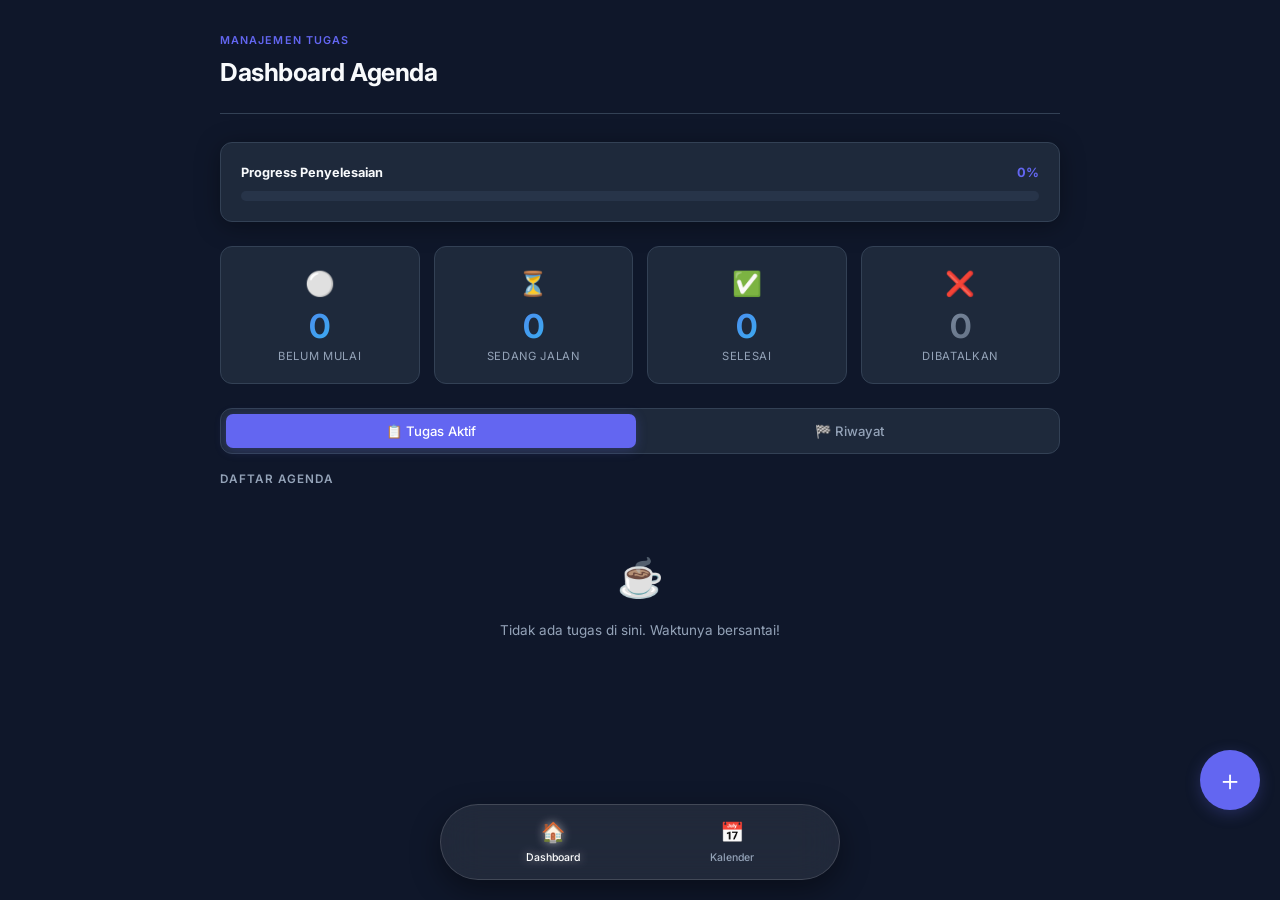
<file: agenda.web/index.html>
<!DOCTYPE html>
<html lang="id">
<head>
    <meta charset="UTF-8">
    <meta name="viewport" content="width=device-width, initial-scale=1.0">
    <title>Dashboard Agenda</title>
    <link rel="stylesheet" href="css/global.css">
</head>
<body>
<div class="page-wrapper">

    <!-- Header -->
    <div class="page-header">
        <div class="page-title-wrap">
            <div class="eyebrow">Manajemen Tugas</div>
            <h1>Dashboard Agenda</h1>
        </div>
        <a href="tambah-agenda.html" class="fab-btn">＋</a>
    </div>

    <!-- Progress Card -->
    <div class="card" style="margin-bottom:24px;">
        <div class="progress-header">
            <strong>Progress Penyelesaian</strong>
            <span id="percentText">0%</span>
        </div>
        <div class="progress-wrapper">
            <div id="progressBar" class="progress-bar"></div>
        </div>
    </div>

    <!-- Stat Cards -->
    <div class="stats-grid">
        <div class="stat-card">
            <div class="stat-icon">⚪</div>
            <div id="countBelum" class="stat-number">0</div>
            <div class="stat-label">Belum Mulai</div>
        </div>
        <div class="stat-card">
            <div class="stat-icon">⏳</div>
            <div id="countProgres" class="stat-number">0</div>
            <div class="stat-label">Sedang Jalan</div>
        </div>
        <div class="stat-card">
            <div class="stat-icon">✅</div>
            <div id="countSelesai" class="stat-number">0</div>
            <div class="stat-label">Selesai</div>
        </div>
        
        <div class="stat-card">
            <div class="stat-icon">❌</div>
            <div id="countBatal" class="stat-number" style="background: linear-gradient(135deg, #94A3B8, #475569); -webkit-background-clip: text; -webkit-text-fill-color: transparent;">0</div>
            <div class="stat-label">Dibatalkan</div>
        </div>
    </div>

    <!-- Tabs -->
    <div class="tabs">
        <button class="tab-btn active" data-type="aktif" onclick="switchTab('aktif')">📋 Tugas Aktif</button>
        <button class="tab-btn" data-type="selesai" onclick="switchTab('selesai')">🏁 Riwayat</button>
    </div>

    <!-- Agenda List -->
    <div class="section-label">Daftar Agenda</div>
    <div id="agenda-container">
        <div class="empty-state">
            <div class="empty-icon">🔄</div>
            <p>Sedang memuat data…</p>
        </div>
    </div>

</div>
<script src="js/api.js"></script>
<script src="js/dashboard.js"></script>

<nav class="bottom-nav">
    <a href="index.html" class="nav-item active">
        <span class="nav-icon">🏠</span>
        <span>Dashboard</span>
    </a>
    <a href="kalender.html" class="nav-item">
        <span class="nav-icon">📅</span>
        <span>Kalender</span>
    </a>
</nav>
</body>
</html>
</file>
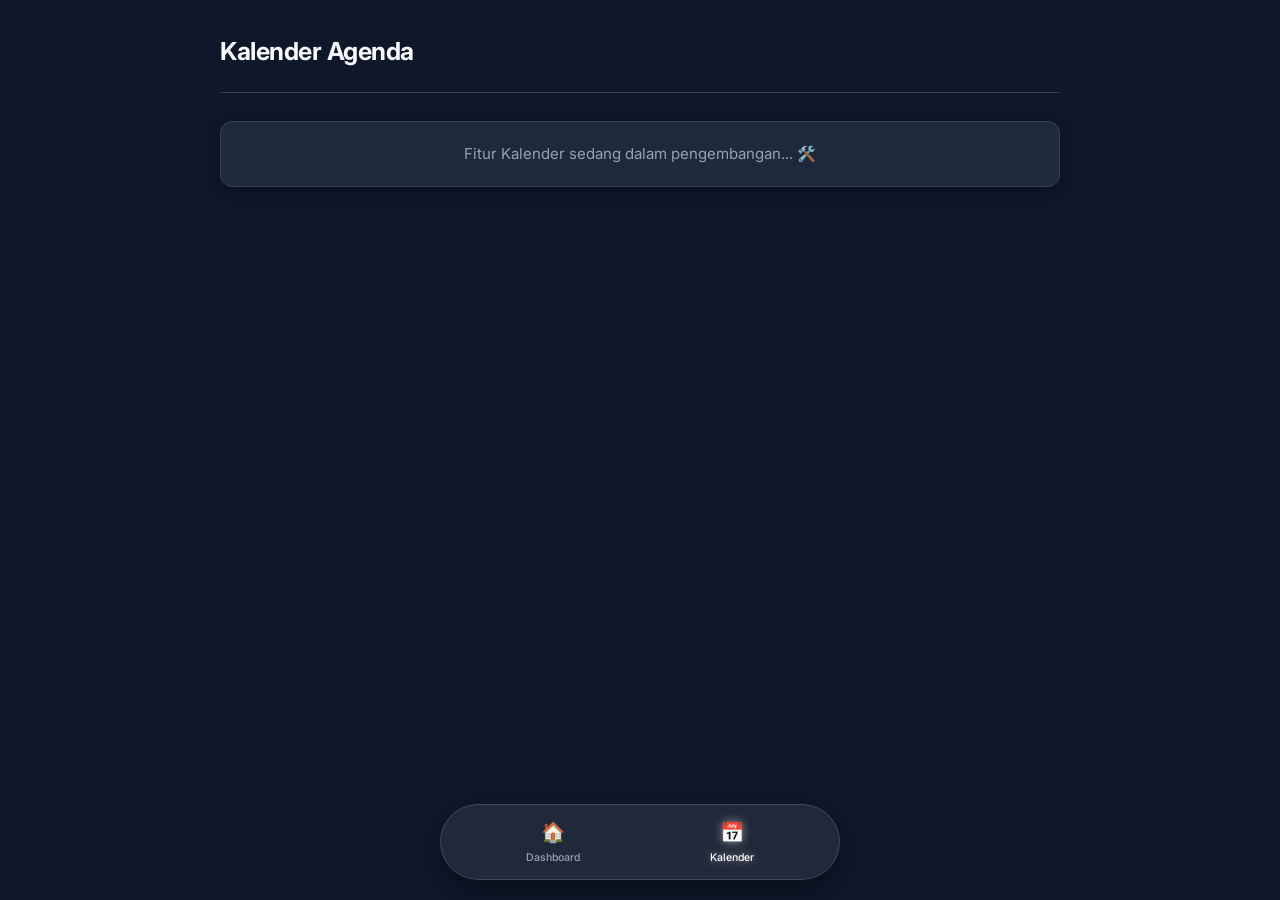
<file: agenda.web/kalender.html>
<!DOCTYPE html>
<html lang="id">
<head>
    <meta charset="UTF-8">
    <meta name="viewport" content="width=device-width, initial-scale=1.0">
    <title>Kalender Agenda</title>
    <link rel="stylesheet" href="css/global.css">
</head>
<body>
<div class="page-wrapper">

    <div class="page-header">
        <h1>Kalender Agenda</h1>
    </div>

    <div class="card">
        <p style="text-align:center; color: var(--muted);">
            Fitur Kalender sedang dalam pengembangan... 🛠️
        </p>
    </div>

</div>

<nav class="bottom-nav">
    <a href="index.html" class="nav-item">
        <span class="nav-icon">🏠</span>
        <span>Dashboard</span>
    </a>
    <a href="kalender.html" class="nav-item active">
        <span class="nav-icon">📅</span>
        <span>Kalender</span>
    </a>
</nav>
</body>
</html>
</file>
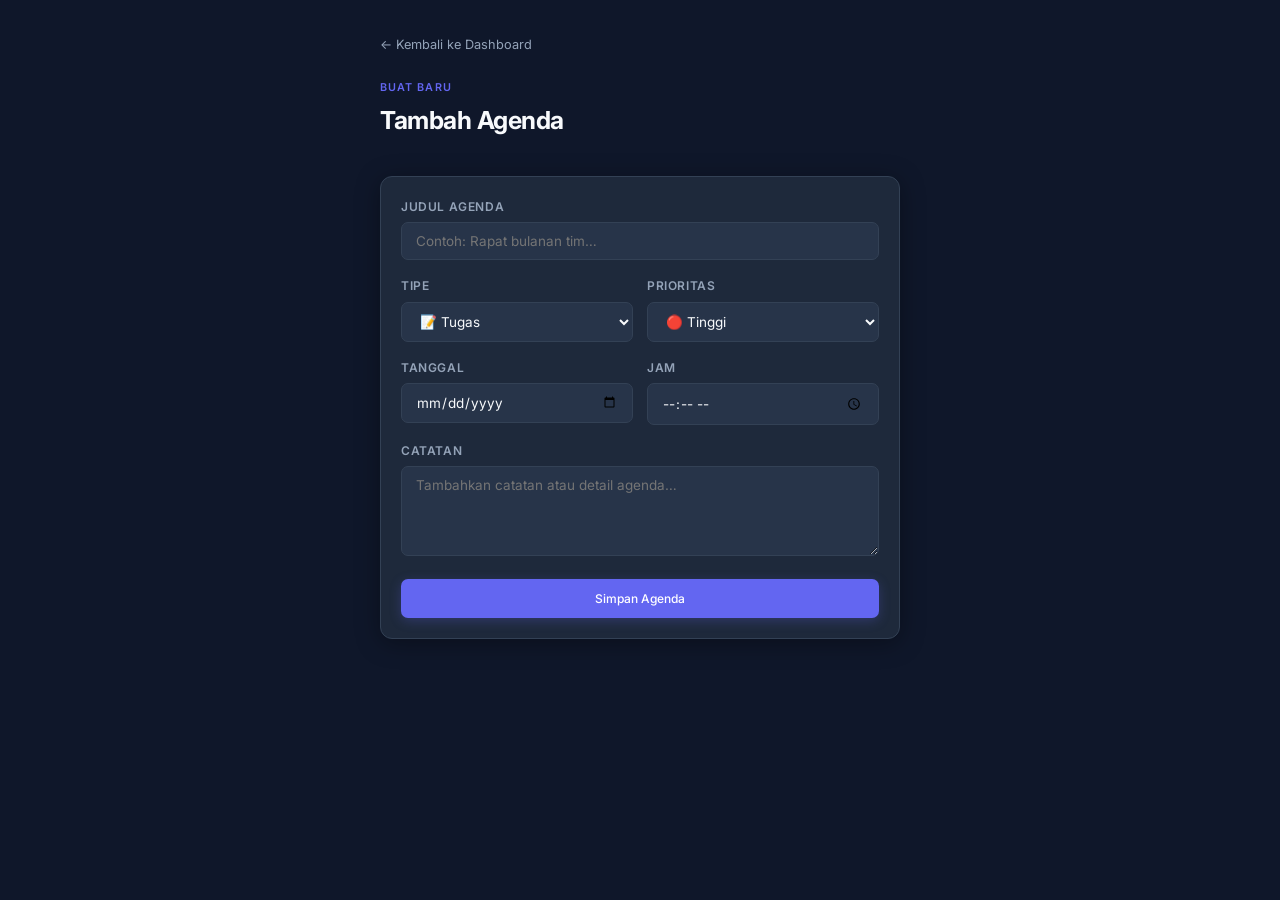
<file: agenda.web/tambah-agenda.html>
<!DOCTYPE html>
<html lang="id">
<head>
    <meta charset="UTF-8">
    <meta name="viewport" content="width=device-width, initial-scale=1.0">
    <title>Tambah Agenda</title>
    <link rel="stylesheet" href="css/global.css">
</head>
<body>
<div class="page-wrapper" style="max-width:560px;">

    <a href="index.html" class="back-link">← Kembali ke Dashboard</a>

    <div class="page-header" style="border-bottom:none; margin-bottom:8px;">
        <div class="page-title-wrap">
            <div class="eyebrow">Buat Baru</div>
            <h1>Tambah Agenda</h1>
        </div>
    </div>

    <div class="card" style="margin-top:16px;">
        <form id="formAgenda">

            <div class="form-group">
                <label>Judul Agenda</label>
                <input type="text" id="judul" placeholder="Contoh: Rapat bulanan tim…" required>
            </div>

            <div class="row-group">
                <div class="form-group">
                    <label>Tipe</label>
                    <select id="tipe">
                        <option value="📝 Tugas">📝 Tugas</option>
                        <option value="🤝 Rapat">🤝 Rapat</option>
                        <option value="🎉 Acara">🎉 Acara</option>
                        <option value="📌 Project">📌 Project</option>
                    </select>
                </div>
                <div class="form-group">
                    <label>Prioritas</label>
                    <select id="prioritas">
                        <option value="🔴 Tinggi">🔴 Tinggi</option>
                        <option value="🟡 Sedang">🟡 Sedang</option>
                        <option value="🟢 Rendah">🟢 Rendah</option>
                    </select>
                </div>
            </div>

            <div class="row-group">
                <div class="form-group">
                    <label>Tanggal</label>
                    <input type="date" id="tanggal" required>
                </div>
                <div class="form-group">
                    <label>Jam</label>
                    <input type="time" id="jam" required>
                </div>
            </div>

            <div class="form-group">
                <label>Catatan</label>
                <textarea id="keterangan" placeholder="Tambahkan catatan atau detail agenda…"></textarea>
            </div>

            <input type="hidden" id="status" value="⚪ Belum">

            <button type="submit" class="btn btn-primary" id="btnSubmit" style="width:100%; padding:12px;">
                Simpan Agenda
            </button>

        </form>
    </div>

</div>
<script src="js/api.js"></script>
<script src="js/tambah.js"></script>
</body>
</html>
</file>
<file: agenda.web/css/global.css>
@import url('https://fonts.googleapis.com/css2?family=Inter:wght@400;500;600;700&display=swap');

*, *::before, *::after { box-sizing: border-box; margin: 0; padding: 0; }

:root {
    --bg:        #0F172A;
    --surface:   #1E293B;
    --surface2:  #273449;
    --border:    #334155;
    --accent:    #6366F1;
    --accent-glow: rgba(99,102,241,0.25);
    --success:   #22D3EE;
    --warn:      #F59E0B;
    --danger:    #F43F5E;
    --text:      #F8FAFC;
    --muted:     #94A3B8;
    --radius:    12px;
    --radius-sm: 7px;
    --shadow:    0 4px 24px rgba(0,0,0,0.35);
}

html, body {
    background: var(--bg);
    color: var(--text);
    font-family: 'Inter', sans-serif;
    font-size: 15px;
    line-height: 1.6;
    min-height: 100vh;
}

h1 { font-size: 1.65rem; font-weight: 700; letter-spacing: -0.02em; }
h2 { font-size: 1.25rem; font-weight: 600; }
h3 { font-size: 1rem; font-weight: 600; }

a { color: var(--accent); text-decoration: none; }
a:hover { text-decoration: underline; }

/* ── Layout wrapper ── */
.page-wrapper {
    max-width: 880px;
    margin: 0 auto;
    padding: 32px 20px 60px;
}

/* ── Cards ── */
.card {
    background: var(--surface);
    border: 1px solid var(--border);
    border-radius: var(--radius);
    padding: 20px;
    margin-bottom: 14px;
    box-shadow: var(--shadow);
    transition: border-color 0.2s;
}
.card:hover { border-color: var(--accent); }

/* ── Stat Cards ── */
.stats-grid {
    display: grid;
    grid-template-columns: repeat(4, 1fr);
    gap: 14px;
    margin-bottom: 24px;
}
.stat-card {
    background: var(--surface);
    border: 1px solid var(--border);
    border-radius: var(--radius);
    padding: 18px 16px;
    text-align: center;
    transition: transform 0.15s, border-color 0.2s;
}
.stat-card:hover { transform: translateY(-2px); border-color: var(--accent); }
.stat-icon { font-size: 1.6rem; margin-bottom: 6px; }
.stat-number {
    font-size: 2.2rem;
    font-weight: 700;
    line-height: 1;
    background: linear-gradient(135deg, var(--accent), var(--success));
    -webkit-background-clip: text;
    -webkit-text-fill-color: transparent;
    background-clip: text;
}
.stat-label { font-size: 0.75rem; color: var(--muted); margin-top: 4px; text-transform: uppercase; letter-spacing: 0.06em; }

/* ── Progress ── */
.progress-wrapper {
    background: var(--surface2);
    border-radius: 99px;
    height: 10px;
    overflow: hidden;
}
.progress-bar {
    height: 100%;
    border-radius: 99px;
    background: linear-gradient(90deg, var(--accent), var(--success));
    width: 0%;
    transition: width 0.6s cubic-bezier(.4,0,.2,1);
    box-shadow: 0 0 10px var(--accent-glow);
}
.progress-header {
    display: flex;
    justify-content: space-between;
    align-items: center;
    margin-bottom: 8px;
    font-size: 0.85rem;
    color: var(--muted);
}
.progress-header strong { color: var(--text); }
#percentText { font-weight: 700; color: var(--accent); }

/* ── Tabs ── */
.tabs {
    display: flex;
    gap: 8px;
    margin: 24px 0 16px;
    background: var(--surface);
    border: 1px solid var(--border);
    border-radius: var(--radius);
    padding: 5px;
}
.tab-btn {
    flex: 1;
    padding: 9px 16px;
    border: none;
    border-radius: var(--radius-sm);
    background: transparent;
    color: var(--muted);
    font-size: 0.875rem;
    font-weight: 500;
    cursor: pointer;
    transition: background 0.2s, color 0.2s;
    font-family: 'Inter', sans-serif;
}
.tab-btn:hover { color: var(--text); }
.tab-btn.active {
    background: var(--accent);
    color: #fff;
    box-shadow: 0 2px 12px var(--accent-glow);
}

/* ── Agenda Card ── */
.agenda-card {
    background: var(--surface);
    border: 1px solid var(--border);
    border-radius: var(--radius);
    padding: 16px 18px;
    margin-bottom: 12px;
    transition: border-color 0.2s, transform 0.15s;
}
.agenda-card:hover { border-color: var(--accent); transform: translateX(3px); }
.agenda-card h3 { font-size: 0.97rem; margin-bottom: 6px; }
.agenda-meta { font-size: 0.78rem; color: var(--muted); margin-bottom: 10px; }

/* ── Badges ── */
.badge {
    display: inline-block;
    padding: 2px 9px;
    border-radius: 99px;
    font-size: 0.72rem;
    font-weight: 600;
    margin-right: 5px;
    letter-spacing: 0.02em;
}
.badge-status { background: var(--surface2); color: var(--muted); border: 1px solid var(--border); }
.badge-tinggi { background: rgba(244,63,94,0.15); color: #FB7185; border: 1px solid rgba(244,63,94,0.3); }
.badge-sedang { background: rgba(245,158,11,0.15); color: #FCD34D; border: 1px solid rgba(245,158,11,0.3); }
.badge-rendah { background: rgba(34,197,94,0.15); color: #4ADE80; border: 1px solid rgba(34,197,94,0.3); }
/* ── Badge Urgensi (Countdown) ── */
.badge-telat { background: rgba(244,63,94,0.15); color: #FB7185; border: 1px solid rgba(244,63,94,0.4); animation: pulse 2s infinite; }
.badge-hari-ini { background: rgba(245,158,11,0.15); color: #FCD34D; border: 1px solid rgba(245,158,11,0.4); }
.badge-besok { background: rgba(34,197,94,0.15); color: #4ADE80; border: 1px solid rgba(34,197,94,0.4); }

/* Animasi berkedip halus untuk tugas yang telat */
@keyframes pulse {
    0% { opacity: 1; }
    50% { opacity: 0.7; }
    100% { opacity: 1; }
}
/* ── Status Dropdown ── */
.status-dropdown {
    background: var(--surface2);
    color: var(--text);
    border: 1px solid var(--border);
    border-radius: var(--radius-sm);
    padding: 6px 10px;
    font-size: 0.8rem;
    font-family: 'Inter', sans-serif;
    cursor: pointer;
    width: 100%;
    margin: 8px 0;
    transition: border-color 0.2s;
}
.status-dropdown:hover, .status-dropdown:focus { border-color: var(--accent); outline: none; }
.status-dropdown option { background: var(--surface); }

/* ── Action Buttons ── */
.btn-row { display: flex; gap: 8px; margin-top: 10px; }
.btn { 
    flex: 1;
    padding: 8px 14px;
    border: none;
    border-radius: var(--radius-sm);
    font-size: 0.8rem;
    font-weight: 500;
    cursor: pointer;
    font-family: 'Inter', sans-serif;
    transition: opacity 0.15s, transform 0.1s;
}
.btn:hover { opacity: 0.85; transform: translateY(-1px); }
.btn:active { transform: translateY(0); }
.btn-edit { background: var(--surface2); color: var(--text); border: 1px solid var(--border); }
.btn-delete { background: rgba(244,63,94,0.15); color: #FB7185; border: 1px solid rgba(244,63,94,0.25); }
.btn-primary {
    background: var(--accent);
    color: #fff;
    border: none;
    box-shadow: 0 3px 12px var(--accent-glow);
}
.btn-primary:hover { opacity: 0.9; box-shadow: 0 5px 18px var(--accent-glow); }

/* ── Header ── */
.page-header {
    display: flex;
    align-items: center;
    justify-content: space-between;
    margin-bottom: 28px;
    padding-bottom: 20px;
    border-bottom: 1px solid var(--border);
}
.page-title-wrap .eyebrow {
    font-size: 0.72rem;
    text-transform: uppercase;
    letter-spacing: 0.1em;
    color: var(--accent);
    font-weight: 600;
    margin-bottom: 4px;
}
.section-label {
    font-size: 0.78rem;
    font-weight: 600;
    text-transform: uppercase;
    letter-spacing: 0.08em;
    color: var(--muted);
    margin-bottom: 12px;
}

/* ── Add Button ── */
.add-btn {
    display: inline-flex;
    align-items: center;
    gap: 8px;
    background: var(--accent);
    color: #fff;
    padding: 10px 18px;
    border-radius: var(--radius-sm);
    font-size: 0.875rem;
    font-weight: 600;
    text-decoration: none;
    transition: opacity 0.15s, box-shadow 0.2s;
    box-shadow: 0 3px 12px var(--accent-glow);
    margin-bottom: 20px;
}
.add-btn:hover { opacity: 0.9; text-decoration: none; box-shadow: 0 6px 20px var(--accent-glow); }

/* ── Form Styles ── */
.form-group { margin-bottom: 16px; }
.form-group label {
    display: block;
    font-size: 0.8rem;
    font-weight: 600;
    color: var(--muted);
    text-transform: uppercase;
    letter-spacing: 0.05em;
    margin-bottom: 6px;
}
.form-group input,
.form-group select,
.form-group textarea {
    width: 100%;
    background: var(--surface2);
    border: 1px solid var(--border);
    border-radius: var(--radius-sm);
    color: var(--text);
    padding: 10px 14px;
    font-size: 0.9rem;
    font-family: 'Inter', sans-serif;
    transition: border-color 0.2s, box-shadow 0.2s;
}
.form-group input:focus,
.form-group select:focus,
.form-group textarea:focus {
    outline: none;
    border-color: var(--accent);
    box-shadow: 0 0 0 3px var(--accent-glow);
}
.form-group select option { background: var(--surface); }
.form-group textarea { resize: vertical; min-height: 90px; }
.row-group { display: flex; gap: 14px; }
.row-group .form-group { flex: 1; }

/* ── Back Link ── */
.back-link {
    display: inline-flex;
    align-items: center;
    gap: 6px;
    color: var(--muted);
    font-size: 0.85rem;
    margin-bottom: 24px;
    text-decoration: none;
    transition: color 0.2s;
}
.back-link:hover { color: var(--text); text-decoration: none; }

/* ── Empty State ── */
.empty-state {
    text-align: center;
    padding: 48px 20px;
    color: var(--muted);
}
.empty-state .empty-icon { font-size: 2.5rem; margin-bottom: 12px; }
.empty-state p { font-size: 0.9rem; }

/* ── Scrollbar ── */
::-webkit-scrollbar { width: 6px; }
::-webkit-scrollbar-track { background: var(--bg); }
::-webkit-scrollbar-thumb { background: var(--border); border-radius: 99px; }

@media (max-width: 600px) {
    .stats-grid { grid-template-columns: repeat(2, 1fr); gap: 8px; }
    .stat-number { font-size: 1.6rem; }
    .row-group { flex-direction: column; }
    .page-header { flex-direction: column; align-items: flex-start; gap: 12px; }
}

/* ── Navigation Bar ── */
.nav-bar {
    display: flex;
    justify-content: space-between;
    background: var(--surface);
    border: 1px solid var(--border);
    padding: 6px;
    border-radius: var(--radius);
    margin-bottom: 24px;
}

.nav-btn {
    flex: 1;
    padding: 10px 0;
    border: none;
    border-radius: var(--radius-sm);
    background: transparent;
    color: var(--muted);
    font-weight: 600;
    cursor: pointer;
    transition: all 0.2s;
}

.nav-btn.active {
    background: var(--accent);
    color: #fff;
    box-shadow: 0 4px 12px var(--accent-glow);
}

/* ── Liquid Glass Floating Nav ── */
.bottom-nav {
    position: fixed;
    bottom: 20px; /* Jarak dari bawah layar */
    left: 50%;
    transform: translateX(-50%); /* Membuatnya tepat di tengah */
    width: 90%;
    max-width: 400px; /* Lebar maksimal agar tidak terlalu lebar di tablet */
    background: rgba(255, 255, 255, 0.08); /* Warna kaca */
    backdrop-filter: blur(20px); /* Efek blur/glass */
    -webkit-backdrop-filter: blur(20px);
    border: 1px solid rgba(255, 255, 255, 0.15); /* Border tipis untuk kesan kaca */
    border-radius: 50px; /* Membuat bentuk pil/lengkung */
    padding: 12px 20px;
    display: flex;
    justify-content: space-around;
    align-items: center;
    box-shadow: 0 10px 30px rgba(0, 0, 0, 0.4);
    z-index: 9999;
}

.nav-item {
    display: flex;
    flex-direction: column;
    align-items: center;
    color: var(--muted);
    font-size: 0.70rem;
    font-weight: 500;
    text-decoration: none;
    transition: all 0.3s ease;
}

.nav-item.active {
    color: #fff;
    text-shadow: 0 0 10px rgba(255,255,255,0.5);
}

.nav-icon { 
    font-size: 1.3rem; 
    margin-bottom: 2px;
    display: block;
}

/* Pastikan konten tidak tertutup bar */
.page-wrapper { padding-bottom: 120px; }

/* ── Floating Action Button (FAB) ── */
.fab-btn {
    position: fixed;
    bottom: 90px; /* Posisi di atas navigasi bawah */
    right: 20px;
    width: 60px;
    height: 60px;
    background: var(--accent);
    color: white;
    border-radius: 50%; /* Membuatnya bulat sempurna */
    display: flex;
    align-items: center;
    justify-content: center;
    font-size: 28px;
    font-weight: 300;
    text-decoration: none;
    box-shadow: 0 4px 15px var(--accent-glow);
    z-index: 9998; /* Di bawah bottom-nav agar aman */
    transition: transform 0.2s, box-shadow 0.2s;
}

.fab-btn:hover {
    transform: scale(1.1);
    box-shadow: 0 6px 20px var(--accent-glow);
}
</file>
